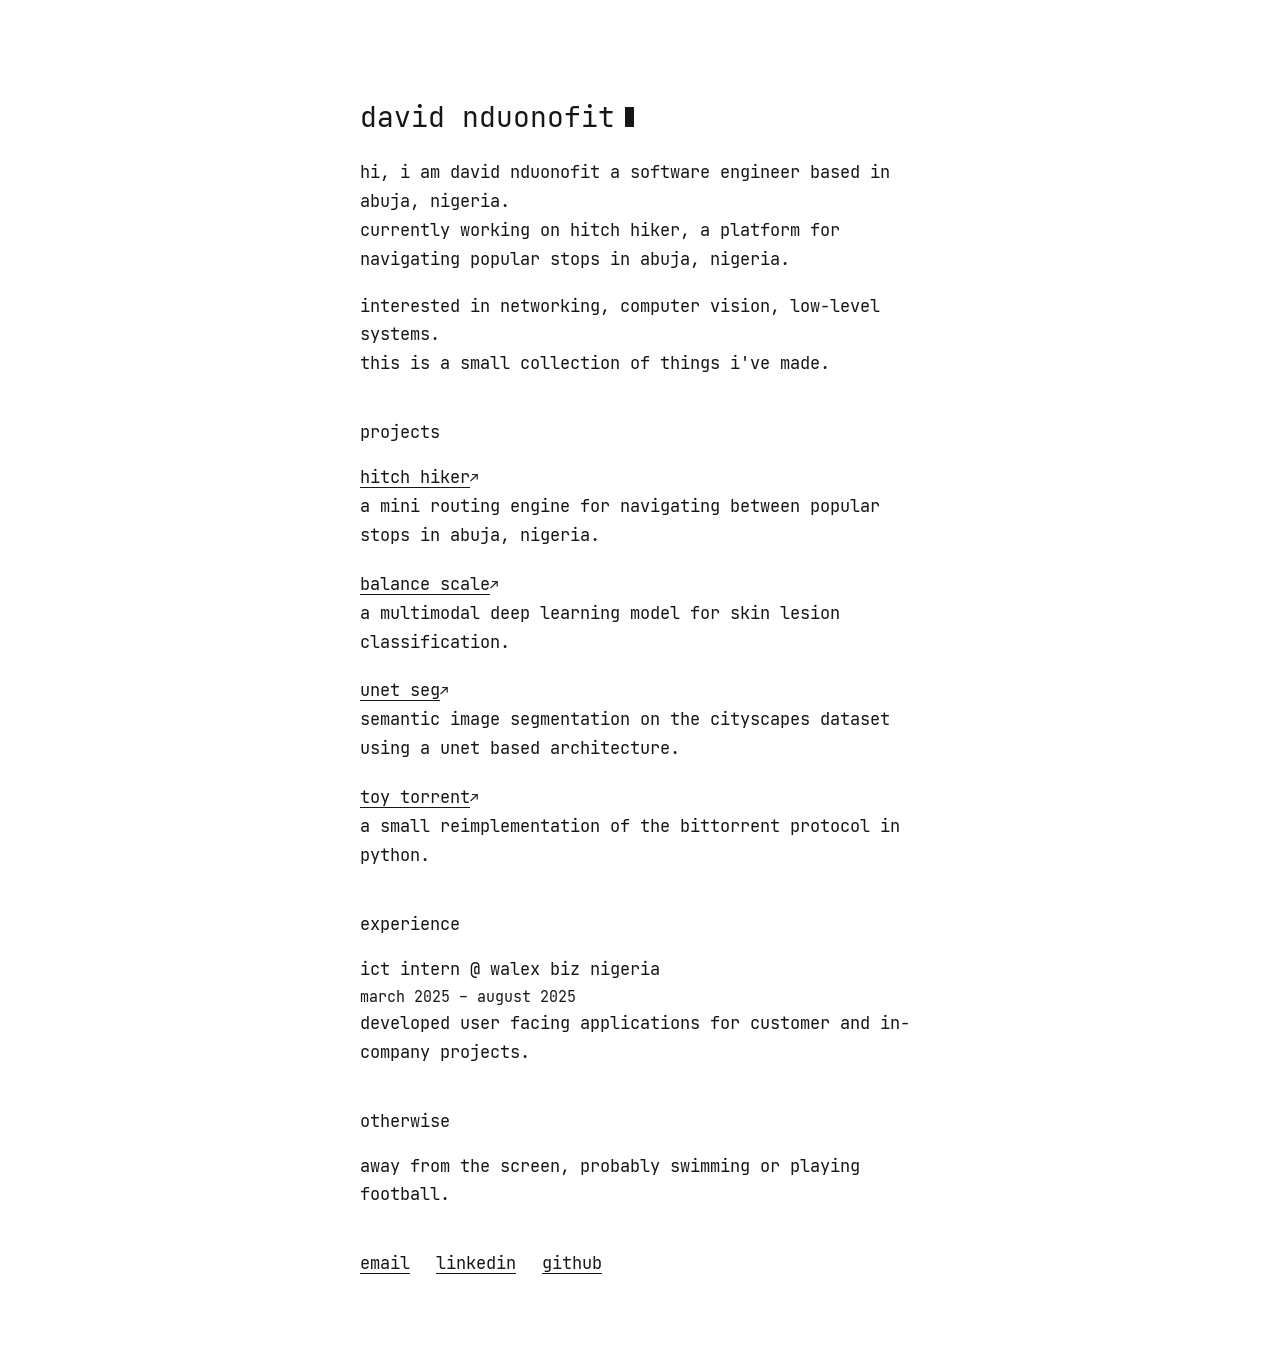
<file: index.html>
<!doctype html>
<html lang="en">
  <head>
    <meta charset="utf-8">
    <meta name="viewport" content="width=device-width, initial-scale=1">
    <meta name="description" content="A personal corner of the internet. A little about me, a few projects, and ways to get in touch.">
    <meta name="color-scheme" content="light">
    <title>david nduonofit</title>
    <link rel="preload" href="fonts/JetBrainsMono-Regular.ttf" as="font" type="font/ttf" crossorigin>
    <link rel="stylesheet" href="style.css">
  </head>
  <body>
    <a class="skip-link" href="#main">skip to content</a>

    <main id="main" class="page">
      <header class="intro">
        <!-- Replace the name and introduction with your own. -->
        <h1>david nduonofit<span class="cursor" aria-hidden="true"></span></h1>
        <p>
          hi, i am david nduonofit a software engineer based in abuja, nigeria.<br>
          currently working on hitch hiker, a platform for navigating popular stops in abuja, nigeria.
        </p>
        <p>
          interested in networking, computer vision, low-level systems.<br>
          this is a small collection of things i've made.
        </p>
      </header>

      <section class="projects" aria-labelledby="projects-heading">
        <h2 id="projects-heading">projects</h2>
        <!-- Copy a project <li> to add another. Replace its URL, name, and description. -->
        <ul class="project-list">
          <li>
            <h3>
              <a href="https://github.com/nduonofitdavid/hitch-hiker">hitch hiker<span class="link-arrow" aria-hidden="true"> ↗</span></a>
            </h3>
            <p>a mini routing engine for navigating between popular stops in abuja, nigeria.</p>
          </li>
          <li>
            <h3>
              <a href="balance.html">balance scale<span class="link-arrow" aria-hidden="true"> ↗</span></a>
            </h3>
            <p>a multimodal deep learning model for skin lesion classification.</p>
          </li>
          <li>
            <h3>
              <a href="https://github.com/nduonofitdavid/unet-seg">unet seg<span class="link-arrow" aria-hidden="true"> ↗</span></a>
            </h3>
            <p>semantic image segmentation on the cityscapes dataset using a unet based architecture.</p>
          </li>
          <li>
            <h3>
              <a href="https://github.com/nduonofitdavid/toy-torrent">toy torrent<span class="link-arrow" aria-hidden="true"> ↗</span></a>
            </h3>
            <p>a small reimplementation of the bittorrent protocol in python.</p>
          </li>
        </ul>
      </section>

      <section class="experience" aria-labelledby="experience-heading">
        <h2 id="experience-heading">experience</h2>
        <!-- Replace each role, organization, date range, and description with your own. -->
        <ul class="experience-list">
          <li>
            <h3>ict intern @ walex biz nigeria</h3>
            <p class="experience-dates">march 2025 – august 2025</p>
            <p>developed user facing applications for customer and in-company projects.</p>
          </li>
        </ul>
      </section>

      <section class="elsewhere" aria-labelledby="elsewhere-heading">
        <h2 id="elsewhere-heading">otherwise</h2>
        <p>away from the screen, probably swimming or playing football.</p>
      </section>

      <footer class="contact" aria-label="Contact and social links">
        <!-- Replace all three placeholder destinations with your own. -->
        <ul>
          <li><a href="mailto:nduonofitdavidfortune@gmail.com">email</a></li>
          <li><a href="www.linkedin.com/in/davidfortune-nduonofit-4b1a98355">linkedin</a></li>
          <li><a href="https://github.com/nduonofitdavid">github</a></li>
        </ul>
      </footer>
    </main>
  </body>
</html>
</file>
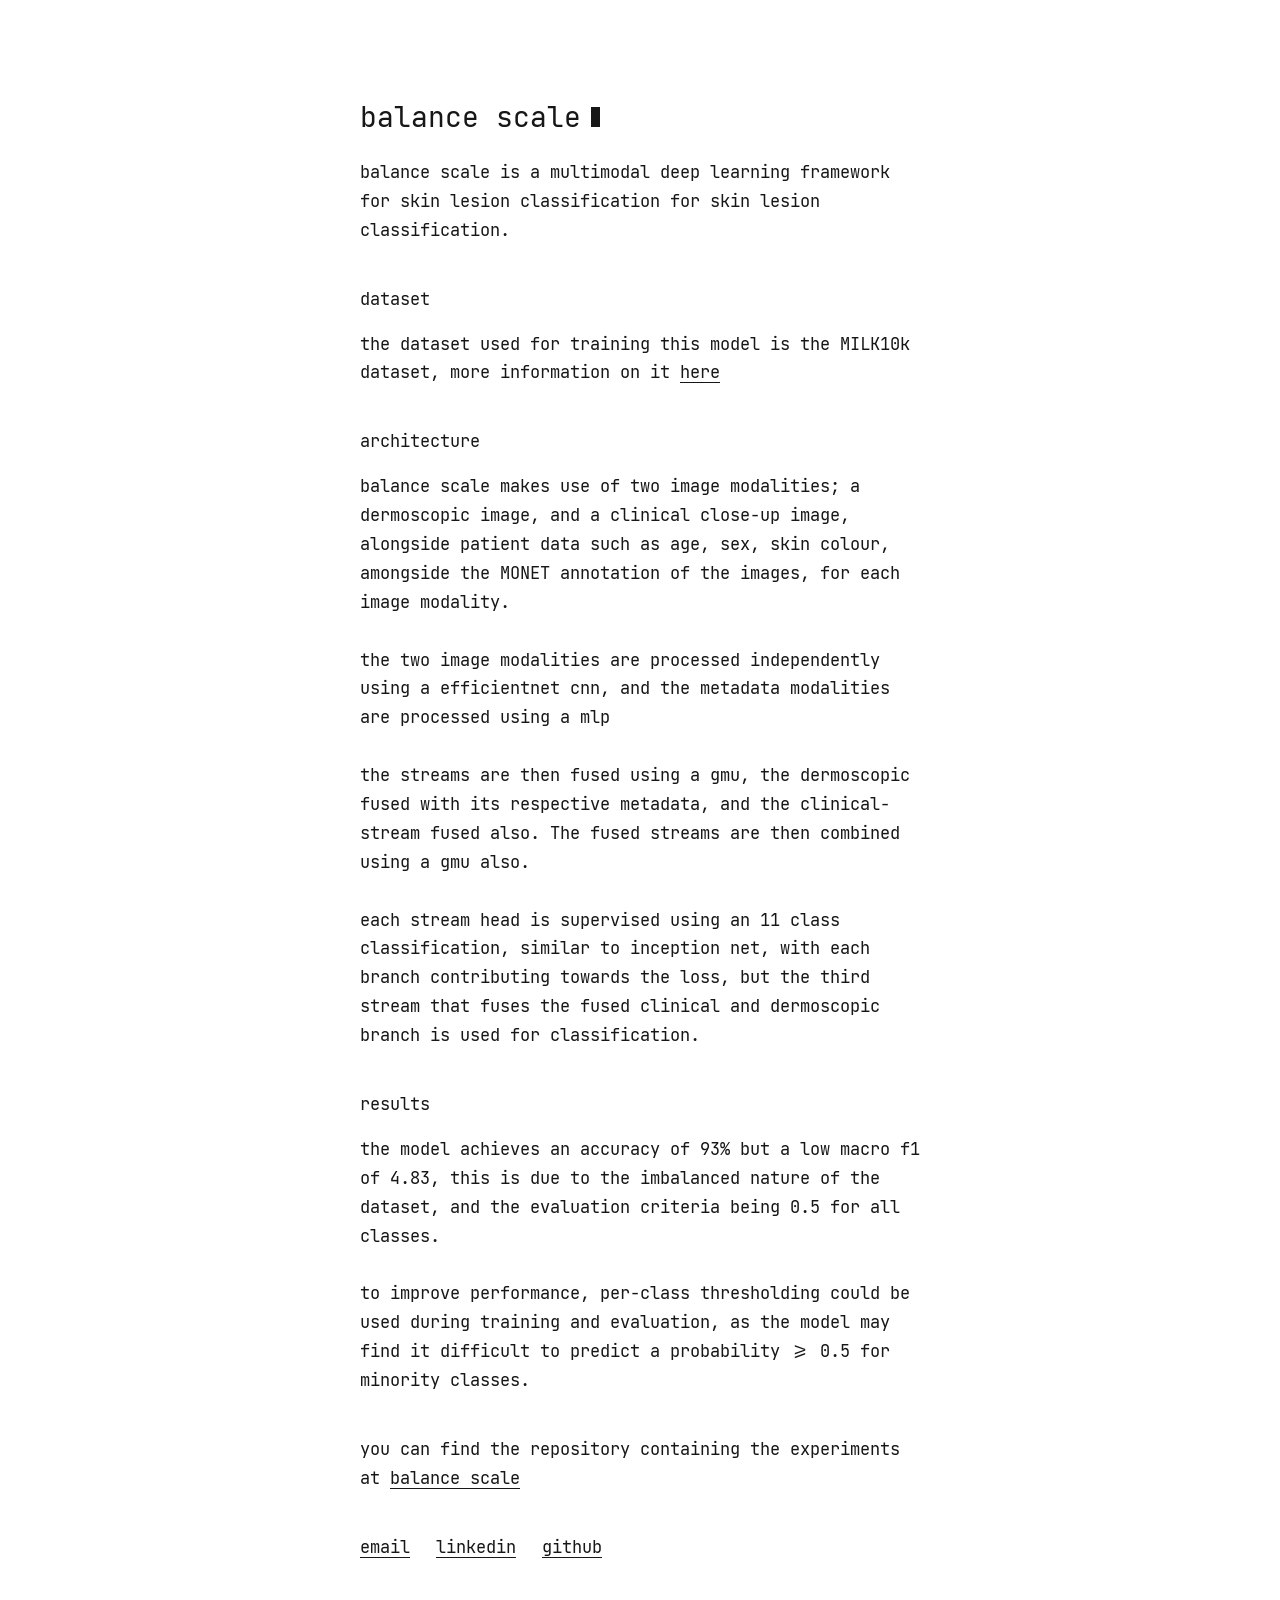
<file: balance.html>
<!doctype html>
<html lang="en">
  <head>
    <meta charset="utf-8">
    <meta name="viewport" content="width=device-width, initial-scale=1">
    <meta name="description" content="A personal corner of the internet. A little about me, a few projects, and ways to get in touch.">
    <meta name="color-scheme" content="light">
    <title>david nduonofit</title>
    <link rel="preload" href="fonts/JetBrainsMono-Regular.ttf" as="font" type="font/ttf" crossorigin>
    <link rel="stylesheet" href="style.css">
  </head>
  <body>
    <a class="skip-link" href="#main">skip to content</a>

    <main id="main" class="page">
      <header class="intro">
        <h1>balance scale<span class="cursor" aria-hidden="true"></span></h1>
        <p>
          balance scale is a multimodal deep learning framework for skin lesion classification for skin lesion classification.
        </p>
      </header>

      <section class="projects" aria-labelledby="projects-heading">
        <h2 id="projects-heading">dataset</h2>
        <p>the dataset used for training this model is the MILK10k dataset, more information on it <a href="https://challenge.isic-archive.com/landing/milk10k/">here</a></p>
      </section>

      <section class="projects" aria-labelledby="projects-heading">
        <h2 id="projects-heading">architecture</h2>
        <p>balance scale makes use of two image modalities; a dermoscopic image, and a clinical close-up image, alongside patient data such as age, sex, skin colour, amongside the MONET annotation of the images, for each image modality.</p><br>
        <p>the two image modalities are processed independently using a efficientnet cnn, and the metadata modalities are processed using a mlp</p><br>
        <p>the streams are then fused using a gmu, the dermoscopic fused with its respective metadata, and the clinical-stream fused also. The fused streams are then combined using a gmu also.</p><br>
        <p>each stream head is supervised using an 11 class classification, similar to inception net, with each branch contributing towards the loss, but the third stream that fuses the fused clinical and dermoscopic branch is used for classification.</p>
      </section>

      <section class="projects" aria-labelledby="projects-heading">
        <h2 id="projects-heading">results</h2>
        <p>the model achieves an accuracy of 93% but a low macro f1 of 4.83, this is due to the imbalanced nature of the dataset, and the evaluation criteria being 0.5 for all classes.</p><br>
        <p>to improve performance, per-class thresholding could be used during training and evaluation, as the model may find it difficult to predict a probability >= 0.5 for minority classes.</p>
      </section>
      
      <section class="projects" aria-labelledby="projects-heading">
        <h2>you can find the repository containing the experiments at <a href="https://github.com/nduonofitdavid/balance-scale">balance scale</a></h2>
      </section>
      <footer class="contact" aria-label="Contact and social links">
        <!-- Replace all three placeholder destinations with your own. -->
        <ul>
          <li><a href="mailto:nduonofitdavidfortune@gmail.com">email</a></li>
          <li><a href="www.linkedin.com/in/davidfortune-nduonofit-4b1a98355">linkedin</a></li>
          <li><a href="https://github.com/nduonofitdavid">github</a></li>
        </ul>
      </footer>
    </main>
  </body>
</html>
</file>
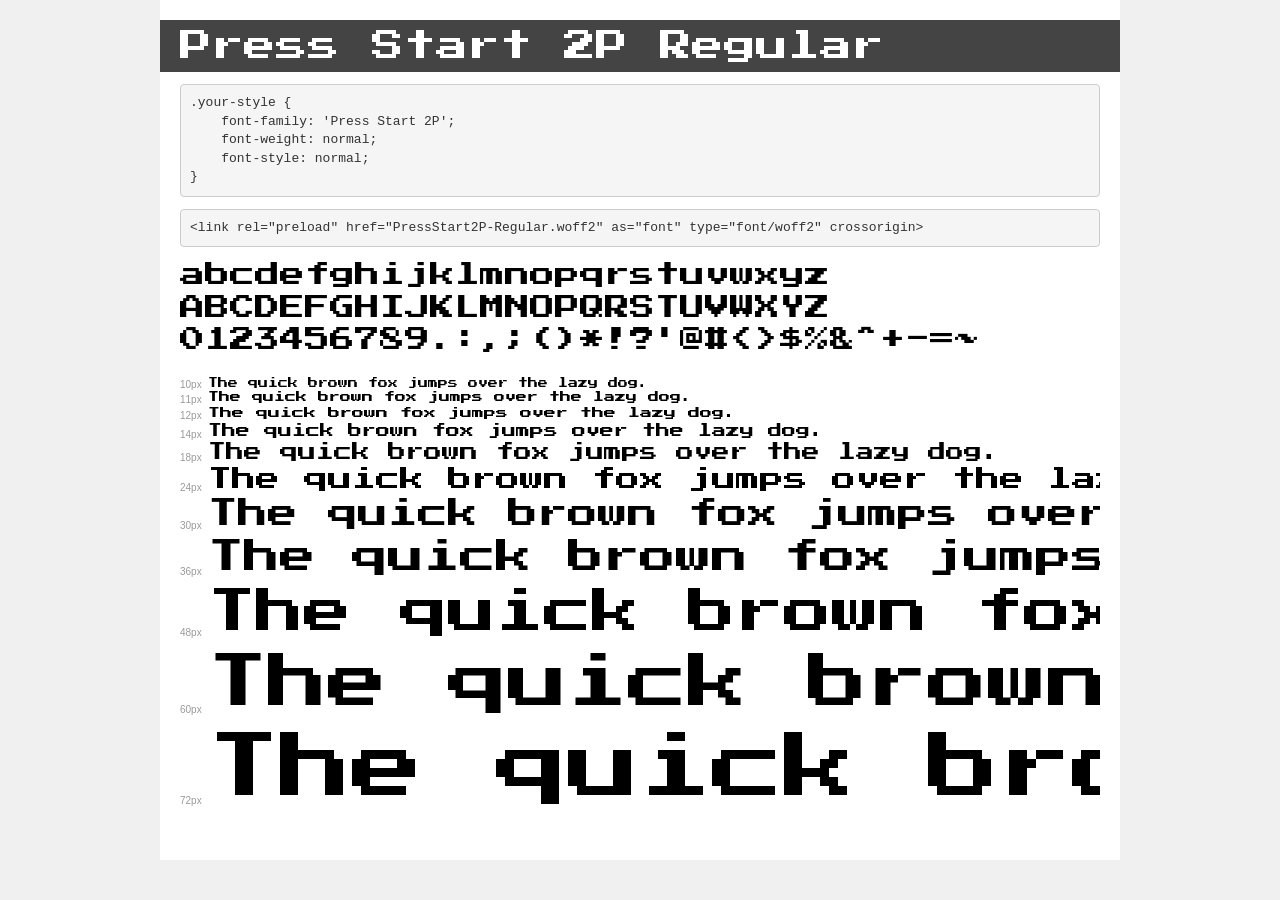
<file: fonts/demo.html>
<!DOCTYPE html>
<html lang="en">
<head>
    <meta charset="utf-8">
    <meta http-equiv="X-UA-Compatible" content="IE=edge">
    <meta name="viewport" content="width=device-width, initial-scale=1">
    <meta name="robots" content="noindex, noarchive">
    <meta name="format-detection" content="telephone=no">
    <title>Transfonter demo</title>
    <link href="stylesheet.css" rel="stylesheet">
    <style>
        /*
        http://meyerweb.com/eric/tools/css/reset/
        v2.0 | 20110126
        License: none (public domain)
        */
        html, body, div, span, applet, object, iframe,
        h1, h2, h3, h4, h5, h6, p, blockquote, pre,
        a, abbr, acronym, address, big, cite, code,
        del, dfn, em, img, ins, kbd, q, s, samp,
        small, strike, strong, sub, sup, tt, var,
        b, u, i, center,
        dl, dt, dd, ol, ul, li,
        fieldset, form, label, legend,
        table, caption, tbody, tfoot, thead, tr, th, td,
        article, aside, canvas, details, embed,
        figure, figcaption, footer, header, hgroup,
        menu, nav, output, ruby, section, summary,
        time, mark, audio, video {
            margin: 0;
            padding: 0;
            border: 0;
            font-size: 100%;
            font: inherit;
            vertical-align: baseline;
        }
        /* HTML5 display-role reset for older browsers */
        article, aside, details, figcaption, figure,
        footer, header, hgroup, menu, nav, section {
            display: block;
        }
        body {
            line-height: 1;
        }
        ol, ul {
            list-style: none;
        }
        blockquote, q {
            quotes: none;
        }
        blockquote:before, blockquote:after,
        q:before, q:after {
            content: '';
            content: none;
        }
        table {
            border-collapse: collapse;
            border-spacing: 0;
        }
        /* demo styles */
        body {
            background: #f0f0f0;
            color: #000;
        }
        .page {
            background: #fff;
            width: 920px;
            margin: 0 auto;
            padding: 20px 20px 0 20px;
            overflow: hidden;
        }
        .font-container {
            overflow-x: auto;
            overflow-y: hidden;
            margin-bottom: 40px;
            line-height: 1.3;
            white-space: nowrap;
            padding-bottom: 5px;
        }
        h1 {
            position: relative;
            background: #444;
            font-size: 32px;
            color: #fff;
            padding: 10px 20px;
            margin: 0 -20px 12px -20px;
        }
        .letters {
            font-size: 25px;
            margin-bottom: 20px;
        }
        .s10:before {
            content: '10px';
        }
        .s11:before {
            content: '11px';
        }
        .s12:before {
            content: '12px';
        }
        .s14:before {
            content: '14px';
        }
        .s18:before {
            content: '18px';
        }
        .s24:before {
            content: '24px';
        }
        .s30:before {
            content: '30px';
        }
        .s36:before {
            content: '36px';
        }
        .s48:before {
            content: '48px';
        }
        .s60:before {
            content: '60px';
        }
        .s72:before {
            content: '72px';
        }
        .s10:before, .s11:before, .s12:before, .s14:before,
        .s18:before, .s24:before, .s30:before, .s36:before,
        .s48:before, .s60:before, .s72:before {
            font-family: Arial, sans-serif;
            font-size: 10px;
            font-weight: normal;
            font-style: normal;
            color: #999;
            padding-right: 6px;
        }
        pre {
            display: block;
            padding: 9px;
            margin: 0 0 12px;
            font-family: Monaco, Menlo, Consolas, "Courier New", monospace;
            font-size: 13px;
            line-height: 1.428571429;
            color: #333;
            font-weight: normal;
            font-style: normal;
            background-color: #f5f5f5;
            border: 1px solid #ccc;
            overflow-x: auto;
            border-radius: 4px;
        }
        /* responsive */
        @media (max-width: 959px) {
            .page {
                width: auto;
                margin: 0;
            }
        }
    </style>
</head>
<body>
<div class="page">
    <div class="demo">
        <h1 style="font-family: 'Press Start 2P'; font-weight: normal; font-style: normal;">Press Start 2P Regular</h1>
        <pre title="Usage">.your-style {
    font-family: 'Press Start 2P';
    font-weight: normal;
    font-style: normal;
}</pre>
        <pre title="Preload (optional)">
&lt;link rel=&quot;preload&quot; href=&quot;PressStart2P-Regular.woff2&quot; as=&quot;font&quot; type=&quot;font/woff2&quot; crossorigin&gt;</pre>
        <div class="font-container" style="font-family: 'Press Start 2P'; font-weight: normal; font-style: normal;">
            <p class="letters">
                abcdefghijklmnopqrstuvwxyz<br>
ABCDEFGHIJKLMNOPQRSTUVWXYZ<br>
                0123456789.:,;()*!?'@#&lt;&gt;$%&^+-=~
            </p>
            <p class="s10" style="font-size: 10px;">The quick brown fox jumps over the lazy dog.</p>
            <p class="s11" style="font-size: 11px;">The quick brown fox jumps over the lazy dog.</p>
            <p class="s12" style="font-size: 12px;">The quick brown fox jumps over the lazy dog.</p>
            <p class="s14" style="font-size: 14px;">The quick brown fox jumps over the lazy dog.</p>
            <p class="s18" style="font-size: 18px;">The quick brown fox jumps over the lazy dog.</p>
            <p class="s24" style="font-size: 24px;">The quick brown fox jumps over the lazy dog.</p>
            <p class="s30" style="font-size: 30px;">The quick brown fox jumps over the lazy dog.</p>
            <p class="s36" style="font-size: 36px;">The quick brown fox jumps over the lazy dog.</p>
            <p class="s48" style="font-size: 48px;">The quick brown fox jumps over the lazy dog.</p>
            <p class="s60" style="font-size: 60px;">The quick brown fox jumps over the lazy dog.</p>
            <p class="s72" style="font-size: 72px;">The quick brown fox jumps over the lazy dog.</p>
        </div>
    </div>

</div>
</body>
</html>
</file>
<file: style.css>
@font-face {
  font-family: "JetBrains Mono";
  src: url("fonts/JetBrainsMono-Regular.ttf") format("truetype");
  font-style: normal;
  font-weight: 400;
  font-display: swap;
}

:root {
  color-scheme: light;
  font-family: "JetBrains Mono", Consolas, "Liberation Mono", monospace;
  font-size: 17px;
  line-height: 1.7;
  font-synthesis: none;
  color: #171717;
  background: #fff;
}

* {
  box-sizing: border-box;
}

body {
  margin: 0;
}

.page {
  width: min(100% - 48px, 560px);
  margin: clamp(56px, 11vh, 112px) auto 64px;
  overflow-wrap: anywhere;
}

h1,
h2,
h3,
p,
ul {
  margin: 0;
  padding: 0;
}

h1,
h2,
h3 {
  font-size: 1em;
  font-weight: 400;
}

h1 {
  display: flex;
  align-items: baseline;
  gap: 10px;
  width: fit-content;
  margin-bottom: 24px;
  font-size: 28px;
  line-height: 1.25;
}

.cursor {
  display: inline-block;
  width: 9px;
  height: 20px;
  background: currentColor;
}

.intro p + p {
  margin-top: 18px;
}

section {
  margin-top: 40px;
}

h2 {
  margin-bottom: 16px;
}

.experience-list,
.project-list,
.contact ul {
  list-style: none;
}

.experience-list li + li,
.project-list li + li {
  margin-top: 20px;
}

.experience-dates {
  font-size: 0.875em;
}

a {
  color: inherit;
  text-decoration-thickness: 1px;
  text-underline-offset: 4px;
}

a:hover {
  text-decoration-thickness: 2px;
}

a:focus-visible {
  outline: 2px solid currentColor;
  outline-offset: 5px;
}

.link-arrow {
  display: inline-block;
  font-size: 0.8em;
}

.contact {
  margin-top: 36px;
}

.contact ul {
  display: flex;
  flex-wrap: wrap;
  gap: 8px 26px;
}

.contact a {
  display: inline-block;
  padding-block: 4px;
}

.skip-link {
  position: absolute;
  top: 12px;
  left: 24px;
  padding: 6px 10px;
  background: #fff;
  transform: translateY(-200%);
}

.skip-link:focus {
  transform: translateY(0);
}

@media (max-width: 480px) {
  .page {
    margin-top: 48px;
    margin-bottom: 48px;
  }

  h1 {
    font-size: 26px;
  }
}
</file>
<file: fonts/stylesheet.css>
@font-face {
    font-family: 'Press Start 2P';
    src: url('PressStart2P-Regular.woff2') format('woff2'),
        url('PressStart2P-Regular.woff') format('woff');
    font-weight: normal;
    font-style: normal;
    font-display: swap;
}
</file>
